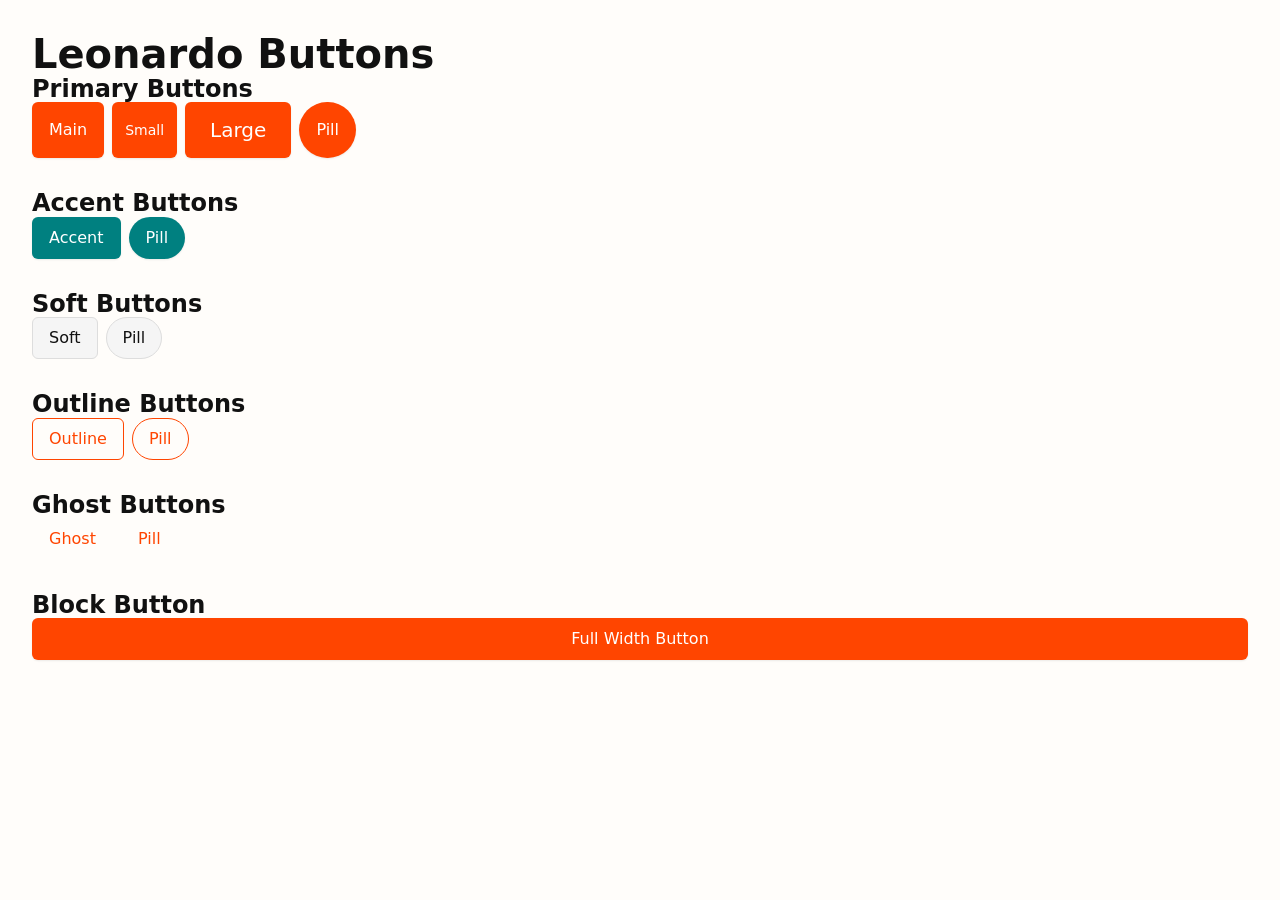
<file: buttons.html>
<!DOCTYPE html>
<html lang="en">

<head>
  <meta charset="UTF-8">
  <meta name="viewport" content="width=device-width, initial-scale=1.0">
  <title>Leonardo Buttons</title>
  <link rel="icon" href="./images/TheFavicon.png">
  <link rel="stylesheet" href="core/reset.css">
  <link rel="stylesheet" href="core/tokens.css">
  <link rel="stylesheet" href="core/base.css">
  <link rel="stylesheet" href="utilities/spacing.css">
  <link rel="stylesheet" href="utilities/layout.css">
  <link rel="stylesheet" href="utilities/typography-utils.css">
  <link rel="stylesheet" href="components/buttons.css">
</head>

<body class="bg-page p-6">

  <h1 class="text-main text-3xl font-display mb-6">Leonardo Buttons</h1>

  <div class="stack-lg">

    <!-- Main -->
    <section>
      <h2 class="text-strong text-xl mb-2">Primary Buttons</h2>
      <div class="cluster">
        <button class="btn btn-main">Main</button>
        <button class="btn btn-main btn-sm">Small</button>
        <button class="btn btn-main btn-lg">Large</button>
        <button class="btn btn-main btn-pill">Pill</button>
      </div>
    </section>

    <!-- Accent -->
    <section>
      <h2 class="text-strong text-xl mb-2">Accent Buttons</h2>
      <div class="cluster">
        <button class="btn btn-accent">Accent</button>
        <button class="btn btn-accent btn-pill">Pill</button>
      </div>
    </section>

    <!-- Soft -->
    <section>
      <h2 class="text-strong text-xl mb-2">Soft Buttons</h2>
      <div class="cluster">
        <button class="btn btn-soft">Soft</button>
        <button class="btn btn-soft btn-pill">Pill</button>
      </div>
    </section>

    <!-- Outline -->
    <section>
      <h2 class="text-strong text-xl mb-2">Outline Buttons</h2>
      <div class="cluster">
        <button class="btn btn-outline">Outline</button>
        <button class="btn btn-outline btn-pill">Pill</button>
      </div>
    </section>

    <!-- Ghost -->
    <section>
      <h2 class="text-strong text-xl mb-2">Ghost Buttons</h2>
      <div class="cluster">
        <button class="btn btn-ghost">Ghost</button>
        <button class="btn btn-ghost btn-pill">Pill</button>
      </div>
    </section>

    <!-- Block -->
    <section>
      <h2 class="text-strong text-xl mb-2">Block Button</h2>
      <button class="btn btn-main btn-block">Full Width Button</button>
    </section>

  </div>

</body>

</html>
</file>
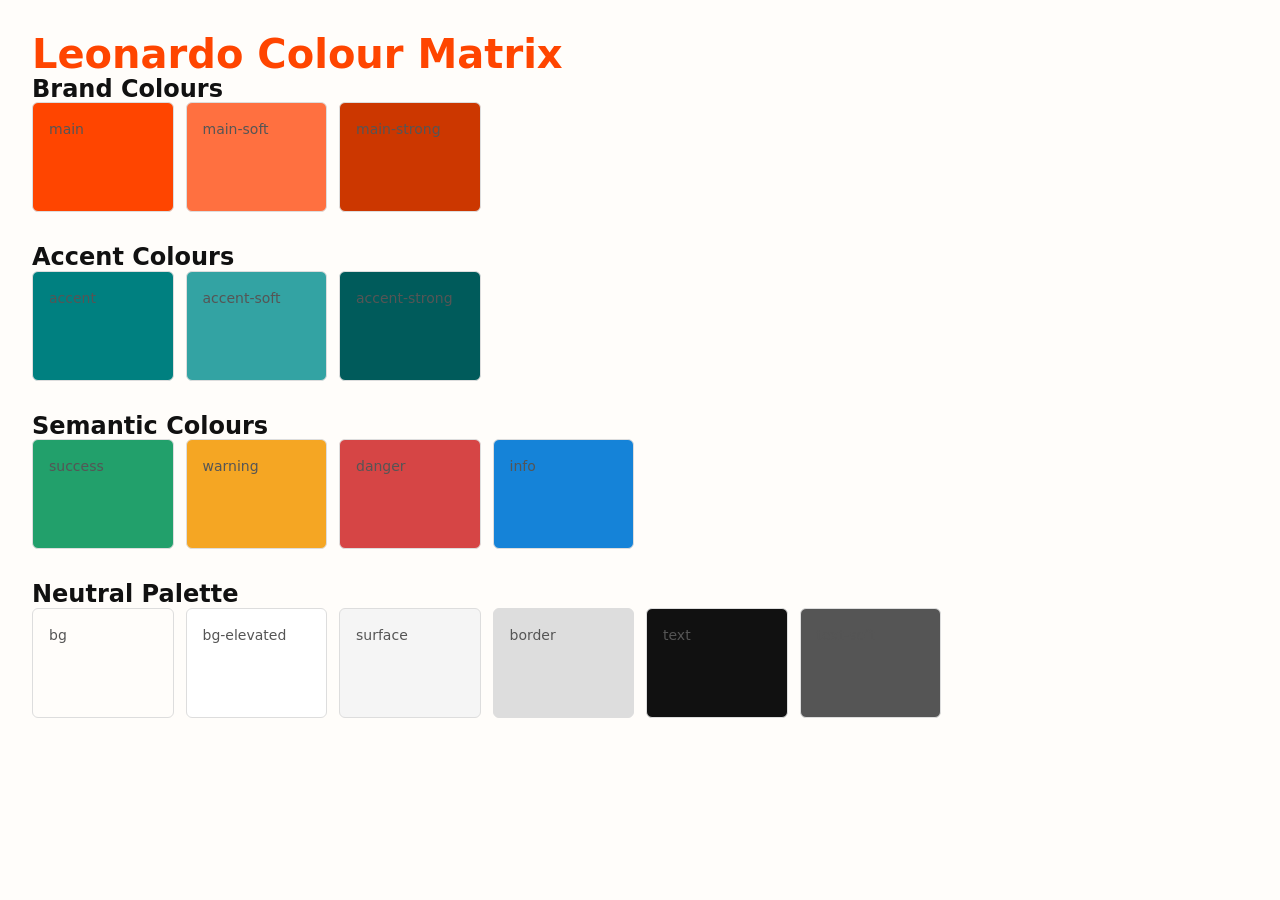
<file: colour-matrix.html>
<!DOCTYPE html>
<html lang="en">

<head>
  <meta charset="UTF-8">
  <meta name="viewport" content="width=device-width, initial-scale=1.0">
  <title>Leonardo Colour Matrix</title>
  <link rel="icon" href="./images/TheFavicon.png">      
  <link rel="stylesheet" href="core/reset.css">
  <link rel="stylesheet" href="core/tokens.css">
  <link rel="stylesheet" href="core/base.css">
  <link rel="stylesheet" href="utilities/layout.css">
  <link rel="stylesheet" href="utilities/spacing.css">
  <link rel="stylesheet" href="utilities/colours.css">
  <link rel="stylesheet" href="utilities/typography-utils.css">

  <style>
    .swatch-grid {
      display: grid;
      grid-template-columns: repeat(auto-fill, minmax(140px, 1fr));
      gap: var(--leo-space-3);
    }

    .swatch {
      padding: var(--leo-space-4);
      border-radius: var(--leo-radius-md);
      border: 1px solid var(--leo-colour-border);
      display: flex;
      flex-direction: column;
      justify-content: space-between;
      height: 110px;
    }

    .swatch-label {
      font-size: var(--leo-font-size-sm);
      color: var(--leo-colour-text-soft);
    }
  </style>
</head>

<body class="bg-page p-6">

  <h1 class="text-main text-3xl font-display mb-6">Leonardo Colour Matrix</h1>

  <div class="stack-lg">

    <!-- Brand Colours -->
    <section>
      <h2 class="text-strong text-xl mb-3">Brand Colours</h2>
      <div class="swatch-grid">

        <div class="swatch" style="background: var(--leo-colour-main);">
          <span class="swatch-label">main</span>
        </div>

        <div class="swatch" style="background: var(--leo-colour-main-soft);">
          <span class="swatch-label">main-soft</span>
        </div>

        <div class="swatch" style="background: var(--leo-colour-main-strong);">
          <span class="swatch-label">main-strong</span>
        </div>

      </div>
    </section>

    <!-- Accent Colours -->
    <section>
      <h2 class="text-strong text-xl mb-3">Accent Colours</h2>
      <div class="swatch-grid">

        <div class="swatch" style="background: var(--leo-colour-accent);">
          <span class="swatch-label">accent</span>
        </div>

        <div class="swatch" style="background: var(--leo-colour-accent-soft);">
          <span class="swatch-label">accent-soft</span>
        </div>

        <div class="swatch" style="background: var(--leo-colour-accent-strong);">
          <span class="swatch-label">accent-strong</span>
        </div>

      </div>
    </section>

    <!-- Semantic Colours -->
    <section>
      <h2 class="text-strong text-xl mb-3">Semantic Colours</h2>
      <div class="swatch-grid">

        <div class="swatch" style="background: var(--leo-colour-success);">
          <span class="swatch-label">success</span>
        </div>

        <div class="swatch" style="background: var(--leo-colour-warning);">
          <span class="swatch-label">warning</span>
        </div>

        <div class="swatch" style="background: var(--leo-colour-danger);">
          <span class="swatch-label">danger</span>
        </div>

        <div class="swatch" style="background: var(--leo-colour-info);">
          <span class="swatch-label">info</span>
        </div>

      </div>
    </section>

    <!-- Neutral Palette -->
    <section>
      <h2 class="text-strong text-xl mb-3">Neutral Palette</h2>
      <div class="swatch-grid">

        <div class="swatch" style="background: var(--leo-colour-bg);">
          <span class="swatch-label">bg</span>
        </div>

        <div class="swatch" style="background: var(--leo-colour-bg-elevated);">
          <span class="swatch-label">bg-elevated</span>
        </div>

        <div class="swatch" style="background: var(--leo-colour-surface);">
          <span class="swatch-label">surface</span>
        </div>

        <div class="swatch" style="background: var(--leo-colour-border);">
          <span class="swatch-label">border</span>
        </div>

        <div class="swatch" style="background: var(--leo-colour-text); color: white;">
          <span class="swatch-label">text</span>
        </div>

        <div class="swatch" style="background: var(--leo-colour-text-soft); color: white;">
          <span class="swatch-label">text-soft</span>
        </div>

      </div>
    </section>

  </div>

</body>

</html>
</file>
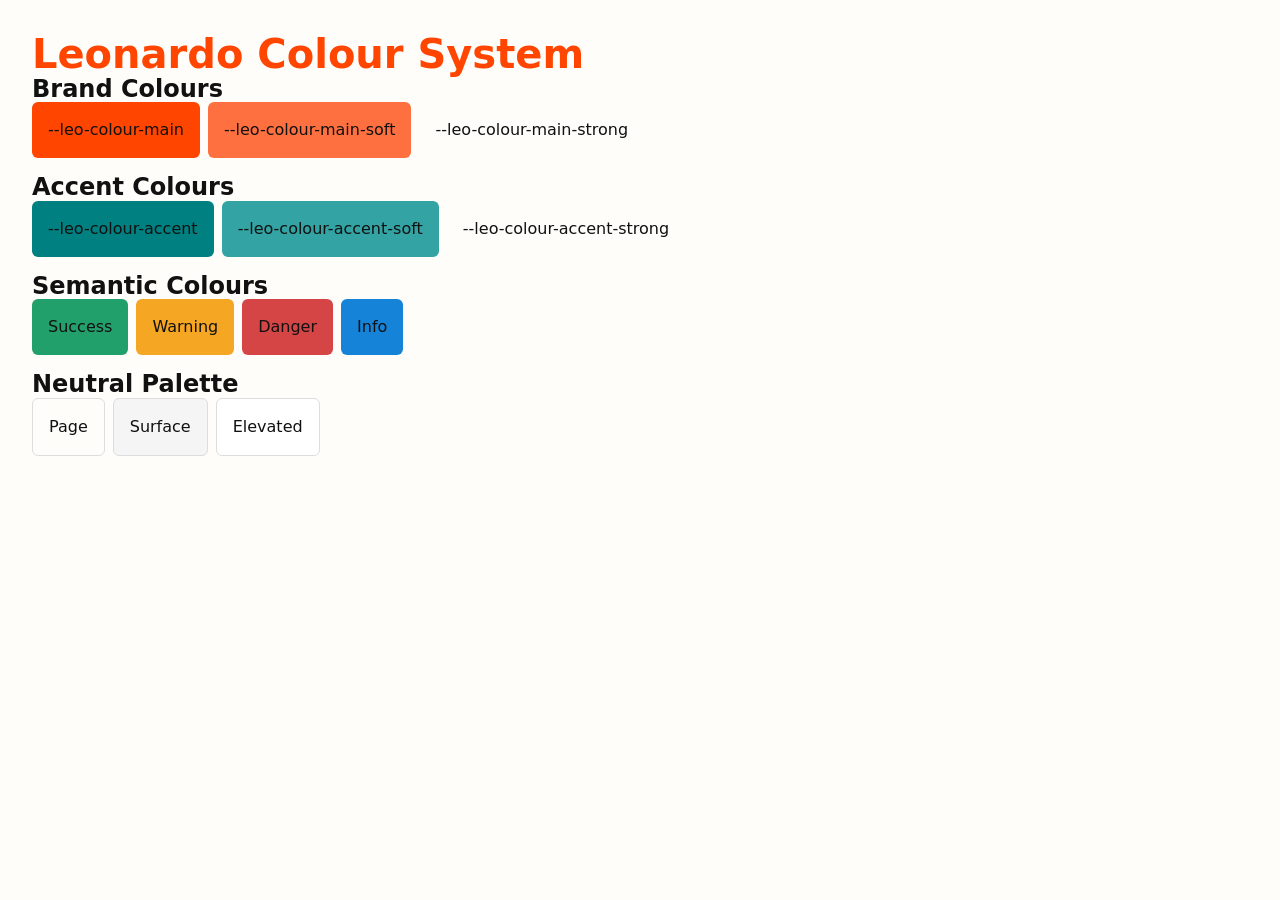
<file: colours.html>
<!DOCTYPE html>
<html lang="en">

<head>
  <meta charset="UTF-8">
  <meta name="viewport" content="width=device-width, initial-scale=1.0">
  <title>Leonardo Colours</title>
  <link rel="icon" href="./images/TheFavicon.png">
  <link rel="stylesheet" href="core/reset.css">
  <link rel="stylesheet" href="core/tokens.css">
  <link rel="stylesheet" href="core/base.css">
  <link rel="stylesheet" href="utilities/colours.css">
  <link rel="stylesheet" href="utilities/spacing.css">
  <link rel="stylesheet" href="utilities/layout.css">
  <link rel="stylesheet" href="utilities/typography-utils.css">
</head>

<body class="bg-page p-6">

  <h1 class="text-main text-3xl font-display mb-4">Leonardo Colour System</h1>

  <div class="stack-md">

    <!-- Brand Colours -->
    <section>
      <h2 class="text-strong text-xl mb-2">Brand Colours</h2>
      <div class="cluster">
        <div class="p-4 bg-main text-elevated" style="border-radius: var(--leo-radius-md);">--leo-colour-main</div>
        <div class="p-4 bg-main-soft" style="border-radius: var(--leo-radius-md);">--leo-colour-main-soft</div>
        <div class="p-4 bg-main-strong" style="border-radius: var(--leo-radius-md);">--leo-colour-main-strong</div>
      </div>
    </section>

    <!-- Accent Colours -->
    <section>
      <h2 class="text-strong text-xl mb-2">Accent Colours</h2>
      <div class="cluster">
        <div class="p-4 bg-accent" style="border-radius: var(--leo-radius-md);">--leo-colour-accent</div>
        <div class="p-4 bg-accent-soft" style="border-radius: var(--leo-radius-md);">--leo-colour-accent-soft</div>
        <div class="p-4 bg-accent-strong" style="border-radius: var(--leo-radius-md);">--leo-colour-accent-strong</div>
      </div>
    </section>

    <!-- Semantic Colours -->
    <section>
      <h2 class="text-strong text-xl mb-2">Semantic Colours</h2>
      <div class="cluster">
        <div class="p-4 text-elevated"
          style="background: var(--leo-colour-success); border-radius: var(--leo-radius-md);">Success</div>
        <div class="p-4 text-elevated"
          style="background: var(--leo-colour-warning); border-radius: var(--leo-radius-md);">Warning</div>
        <div class="p-4 text-elevated"
          style="background: var(--leo-colour-danger); border-radius: var(--leo-radius-md);">Danger</div>
        <div class="p-4 text-elevated" style="background: var(--leo-colour-info); border-radius: var(--leo-radius-md);">
          Info</div>
      </div>
    </section>

    <!-- Neutral Colours -->
    <section>
      <h2 class="text-strong text-xl mb-2">Neutral Palette</h2>
      <div class="cluster">
        <div class="p-4 bg-page border" style="border-radius: var(--leo-radius-md);">Page</div>
        <div class="p-4 bg-surface border" style="border-radius: var(--leo-radius-md);">Surface</div>
        <div class="p-4 bg-elevated border" style="border-radius: var(--leo-radius-md);">Elevated</div>
      </div>
    </section>

  </div>

</body>

</html>
</file>
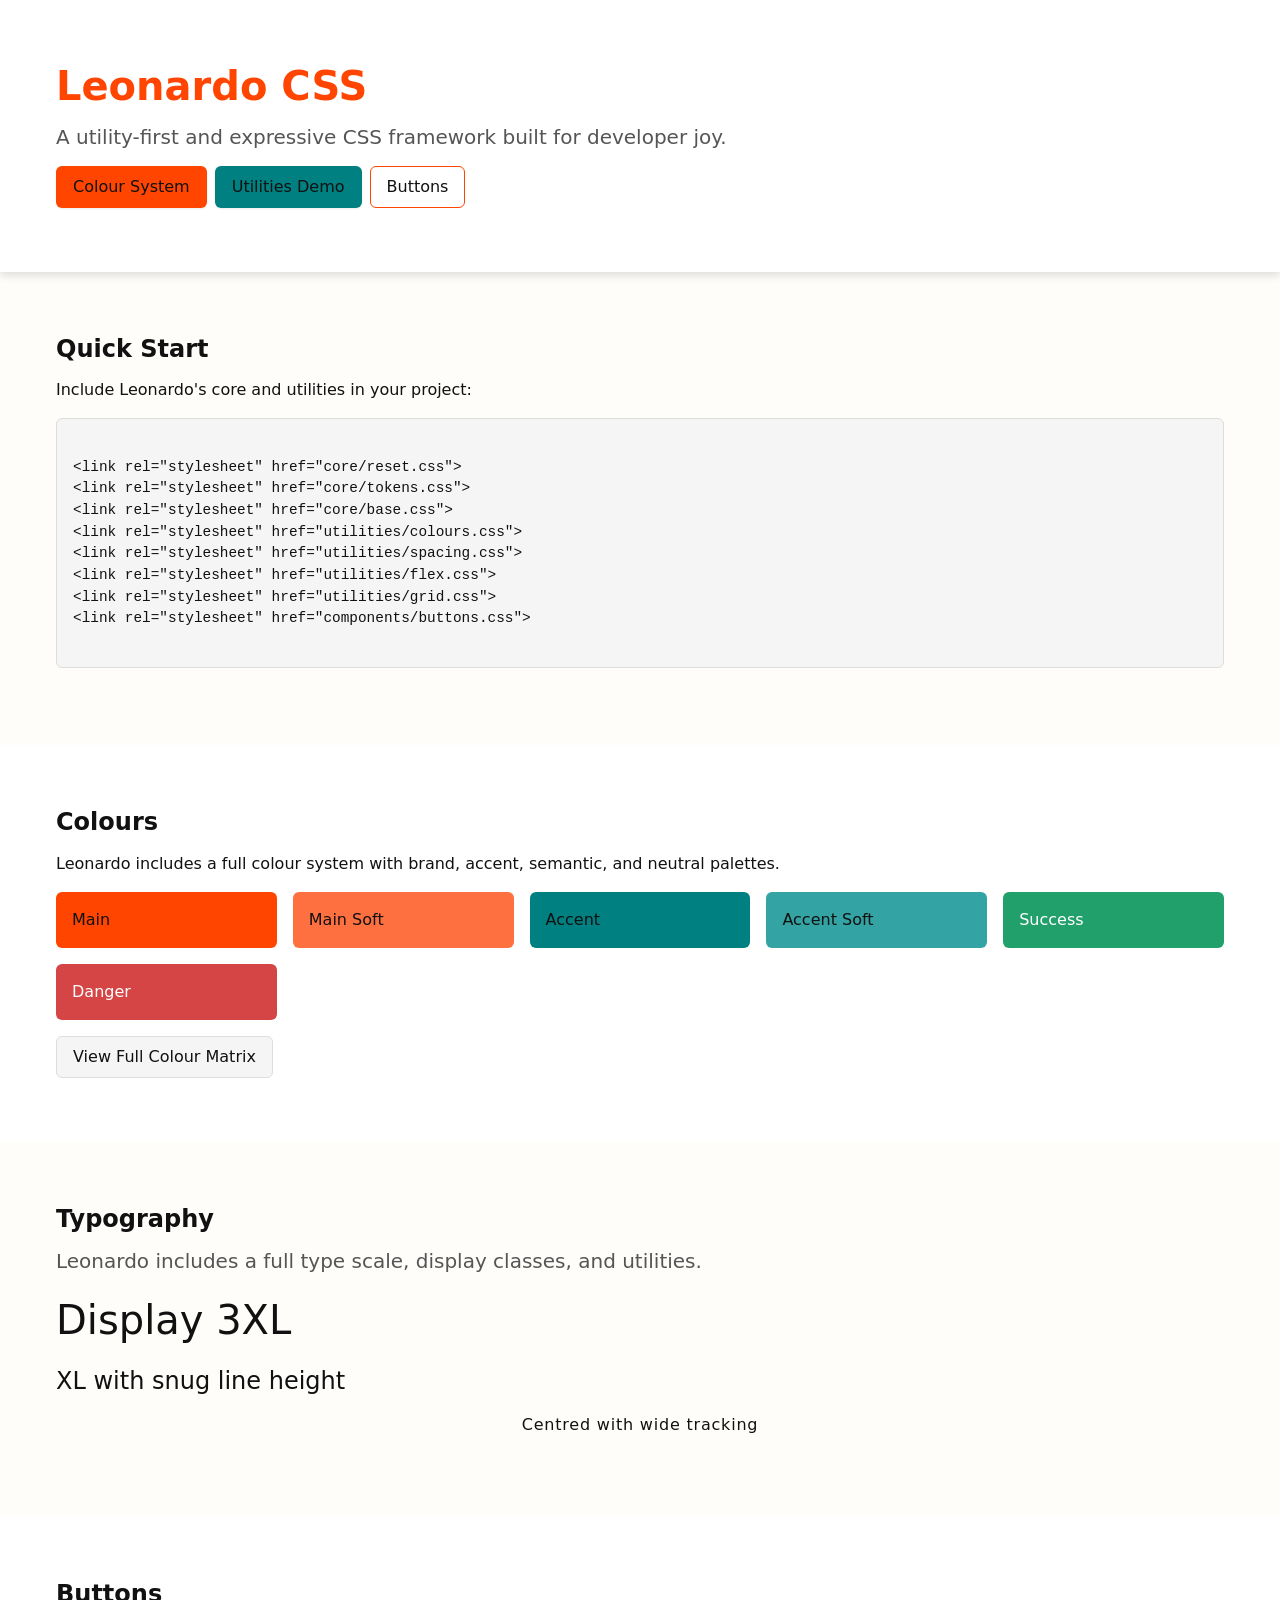
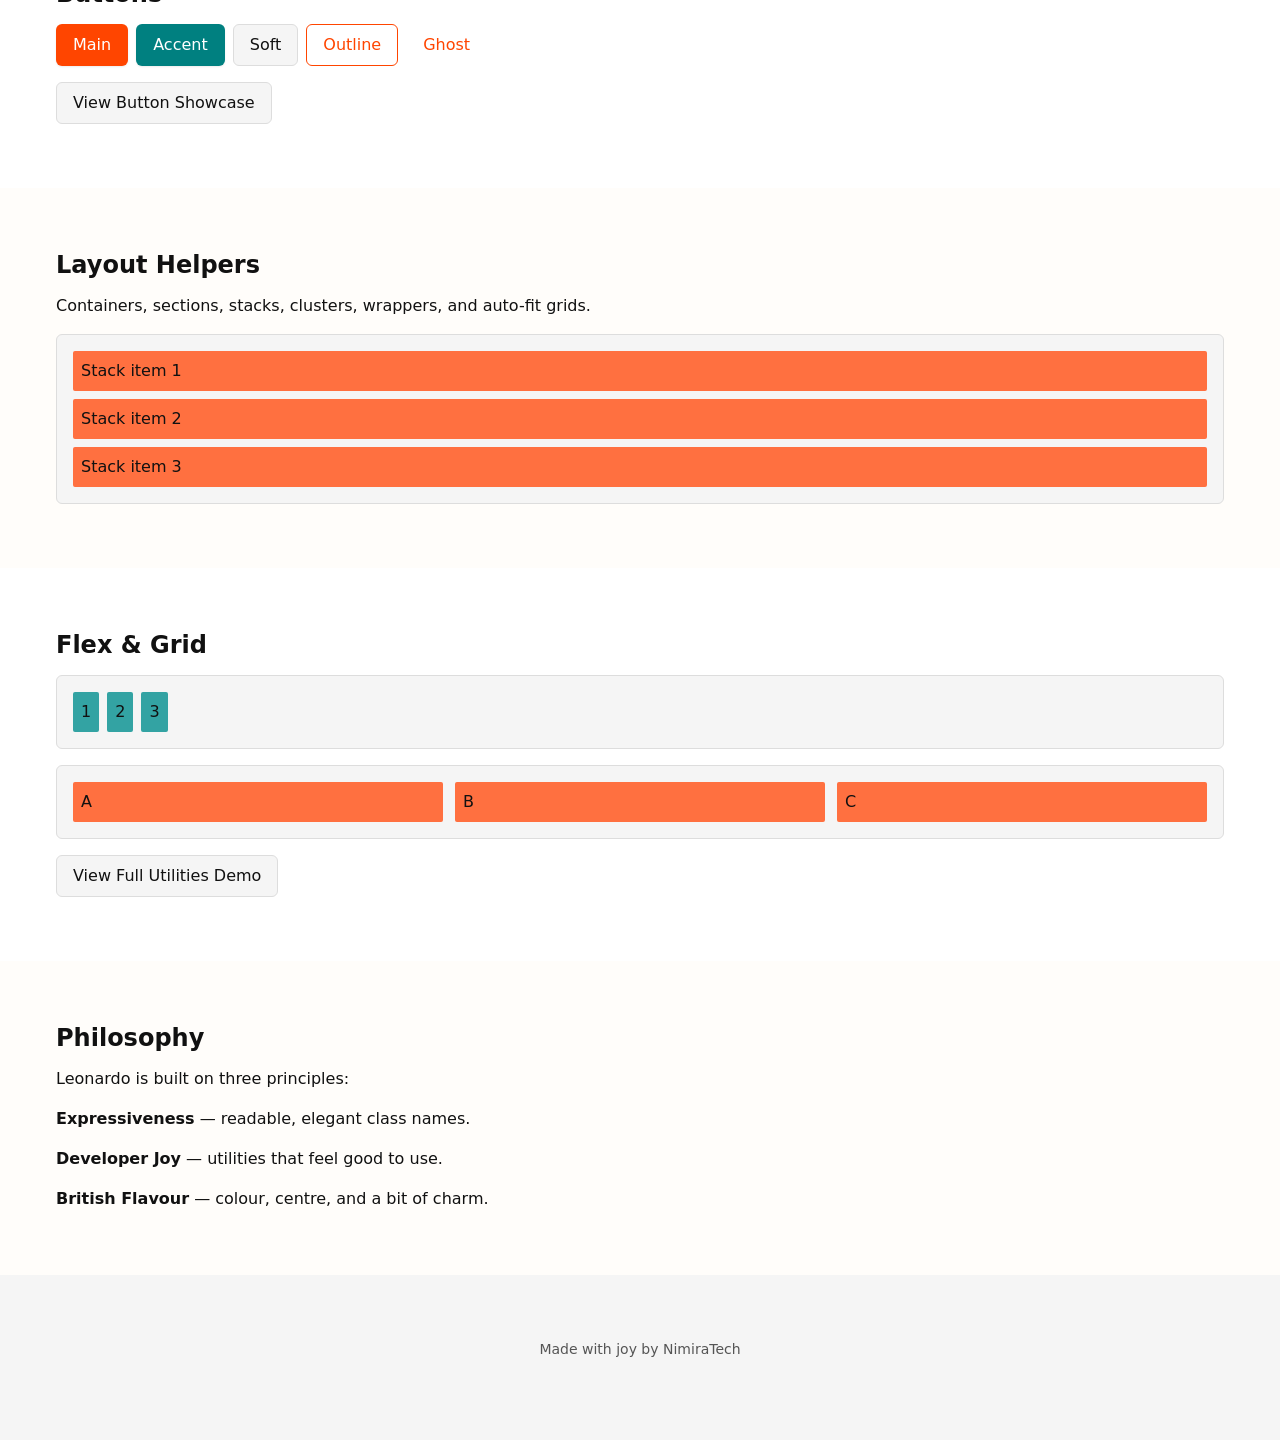
<file: docs.html>
<!DOCTYPE html>
<html lang="en">

<head>
  <meta charset="UTF-8">
  <meta name="viewport" content="width=device-width, initial-scale=1.0">
  <title>Leonardo CSS Framework</title>
  <link rel="icon" href="./images/TheFavicon.png">
  <!-- Core -->
  <link rel="stylesheet" href="core/reset.css">
  <link rel="stylesheet" href="core/tokens.css">
  <link rel="stylesheet" href="core/base.css">
  <link rel="stylesheet" href="core/typography.css">
  <!-- Utilities -->
  <link rel="stylesheet" href="utilities/colours.css">
  <link rel="stylesheet" href="utilities/spacing.css">
  <link rel="stylesheet" href="utilities/layout.css">
  <link rel="stylesheet" href="utilities/layout-helpers.css">
  <link rel="stylesheet" href="utilities/flex.css">
  <link rel="stylesheet" href="utilities/grid.css">
  <link rel="stylesheet" href="utilities/typography-utils.css">
  <link rel="stylesheet" href="utilities/effects.css">
  <!-- Components -->
  <link rel="stylesheet" href="components/buttons.css">
</head>

<body class="bg-page">

  <!-- HERO -->
  <header class="section bg-elevated shadow-md">
    <div class="container stack-md">
      <h1 class="font-display text-main text-3xl">Leonardo CSS</h1>
      <p class="lead">
        A utility-first and expressive CSS framework built for developer joy.
      </p>
      <div class="cluster">
        <a href="colours.html" class="btn btn-main">Colour System</a>
        <a href="utilities-demo.html" class="btn btn-accent">Utilities Demo</a>
        <a href="buttons.html" class="btn btn-outline">Buttons</a>
      </div>
    </div>
  </header>

  <!-- QUICK START -->
  <section class="section">
    <div class="container flow">
      <h2 class="text-strong text-xl">Quick Start</h2>
      <p>Include Leonardo's core and utilities in your project:</p>

      <pre class="bg-surface p-4 radius-md border"><code>
&lt;link rel="stylesheet" href="core/reset.css"&gt;
&lt;link rel="stylesheet" href="core/tokens.css"&gt;
&lt;link rel="stylesheet" href="core/base.css"&gt;
&lt;link rel="stylesheet" href="utilities/colours.css"&gt;
&lt;link rel="stylesheet" href="utilities/spacing.css"&gt;
&lt;link rel="stylesheet" href="utilities/flex.css"&gt;
&lt;link rel="stylesheet" href="utilities/grid.css"&gt;
&lt;link rel="stylesheet" href="components/buttons.css"&gt;
      </code></pre>
    </div>
  </section>

  <!-- COLOURS -->
  <section class="section bg-elevated">
    <div class="container flow">
      <h2 class="text-strong text-xl">Colours</h2>
      <p>Leonardo includes a full colour system with brand, accent, semantic, and neutral palettes.</p>

      <div class="grid-auto-md">
        <div class="p-4 bg-main radius-md text-elevated">Main</div>
        <div class="p-4 bg-main-soft radius-md">Main Soft</div>
        <div class="p-4 bg-accent radius-md text-elevated">Accent</div>
        <div class="p-4 bg-accent-soft radius-md">Accent Soft</div>
        <div class="p-4"
          style="background: var(--leo-colour-success); border-radius: var(--leo-radius-md); color: white;">Success
        </div>
        <div class="p-4"
          style="background: var(--leo-colour-danger); border-radius: var(--leo-radius-md); color: white;">Danger</div>
      </div>

      <a href="colours.html" class="btn btn-soft">View Full Colour Matrix</a>
    </div>
  </section>

  <!-- TYPOGRAPHY -->
  <section class="section">
    <div class="container flow">
      <h2 class="text-strong text-xl">Typography</h2>
      <p class="lead">Leonardo includes a full type scale, display classes, and utilities.</p>

      <p class="text-3xl font-display">Display 3XL</p>
      <p class="text-xl leading-snug">XL with snug line height</p>
      <p class="text-centre tracking-wide">Centred with wide tracking</p>
    </div>
  </section>

  <!-- BUTTONS -->
  <section class="section bg-elevated">
    <div class="container flow">
      <h2 class="text-strong text-xl">Buttons</h2>
      <div class="cluster">
        <button class="btn btn-main">Main</button>
        <button class="btn btn-accent">Accent</button>
        <button class="btn btn-soft">Soft</button>
        <button class="btn btn-outline">Outline</button>
        <button class="btn btn-ghost">Ghost</button>
      </div>

      <a href="buttons.html" class="btn btn-soft">View Button Showcase</a>
    </div>
  </section>

  <!-- LAYOUT HELPERS -->
  <section class="section">
    <div class="container flow">
      <h2 class="text-strong text-xl">Layout Helpers</h2>
      <p>Containers, sections, stacks, clusters, wrappers, and auto-fit grids.</p>

      <div class="stack-sm bg-surface p-4 radius-md border">
        <div class="bg-main-soft p-2 radius-sm">Stack item 1</div>
        <div class="bg-main-soft p-2 radius-sm">Stack item 2</div>
        <div class="bg-main-soft p-2 radius-sm">Stack item 3</div>
      </div>
    </div>
  </section>

  <!-- FLEX + GRID -->
  <section class="section bg-elevated">
    <div class="container flow">
      <h2 class="text-strong text-xl">Flex & Grid</h2>

      <div class="flex gap-2 bg-surface p-4 radius-md border">
        <div class="bg-accent-soft p-2 radius-sm">1</div>
        <div class="bg-accent-soft p-2 radius-sm">2</div>
        <div class="bg-accent-soft p-2 radius-sm">3</div>
      </div>

      <div class="grid-cols-3 grid-gap-3 grid bg-surface p-4 radius-md border">
        <div class="bg-main-soft p-2 radius-sm">A</div>
        <div class="bg-main-soft p-2 radius-sm">B</div>
        <div class="bg-main-soft p-2 radius-sm">C</div>
      </div>

      <a href="utilities-demo.html" class="btn btn-soft">View Full Utilities Demo</a>
    </div>
  </section>

  <!-- PHILOSOPHY -->
  <section class="section">
    <div class="container flow">
      <h2 class="text-strong text-xl">Philosophy</h2>
      <p>
        Leonardo is built on three principles:
      </p>
      <ul class="flow">
        <li><strong>Expressiveness</strong> — readable, elegant class names.</li>
        <li><strong>Developer Joy</strong> — utilities that feel good to use.</li>
        <li><strong>British Flavour</strong> — colour, centre, and a bit of charm.</li>
      </ul>
    </div>
  </section>

  <!-- FOOTER -->
  <footer class="section bg-surface border-top">
    <div class="container text-centre">
      <p class="text-soft small">Made with joy by NimiraTech</p>
    </div>
  </footer>

</body>

</html>
</file>
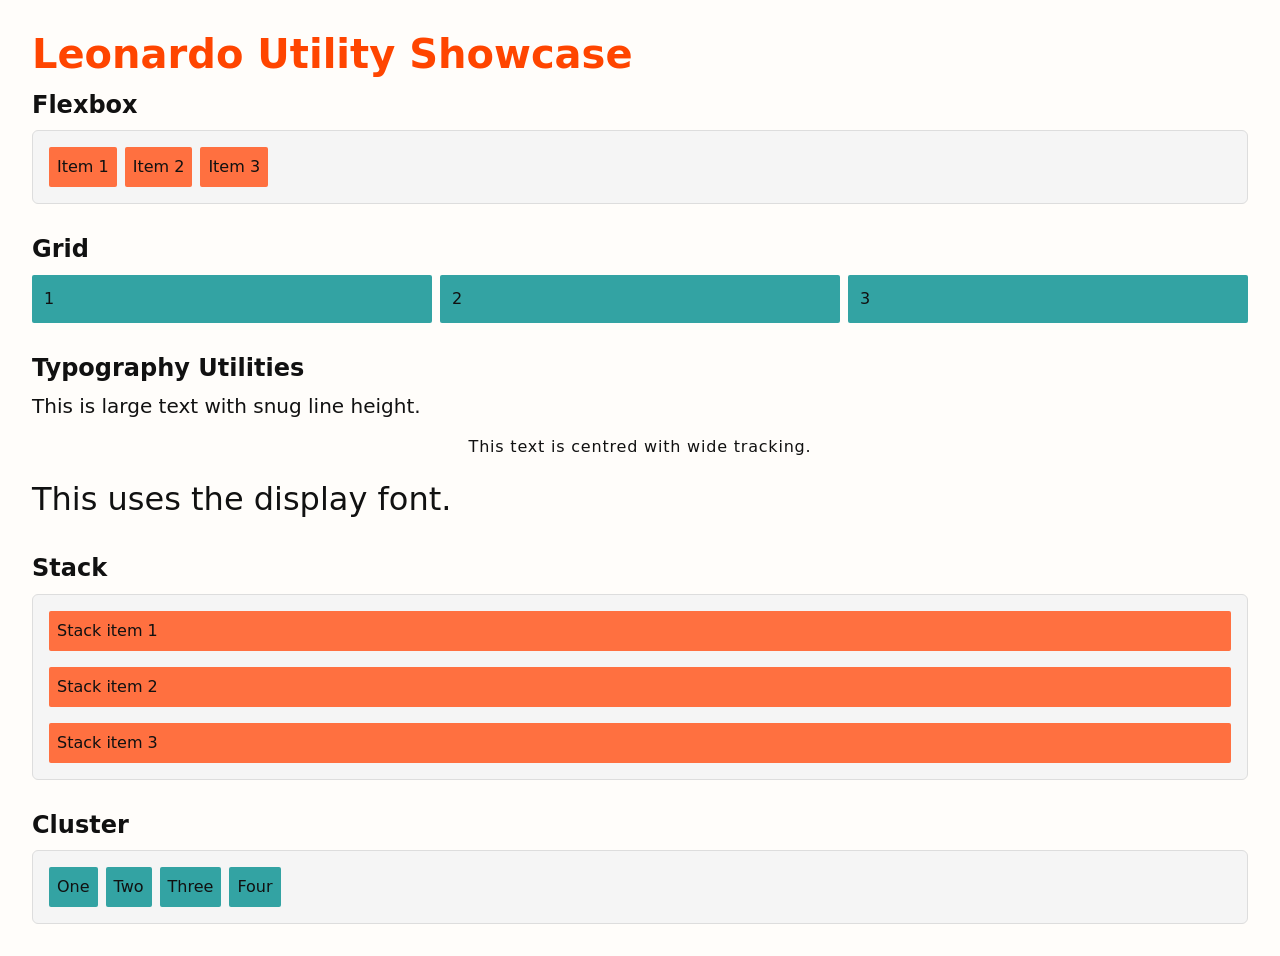
<file: utilities-demo.html>
<!DOCTYPE html>
<html lang="en">

<head>
  <meta charset="UTF-8">
  <meta name="viewport" content="width=device-width, initial-scale=1.0">
  <title>Leonardo Utility Demo</title>
  <link rel="icon" href="./images/TheFavicon.png">
  <link rel="stylesheet" href="core/reset.css">
  <link rel="stylesheet" href="core/tokens.css">
  <link rel="stylesheet" href="core/base.css">
  <link rel="stylesheet" href="core/typography.css">
  <link rel="stylesheet" href="utilities/layout.css">
  <link rel="stylesheet" href="utilities/spacing.css">
  <link rel="stylesheet" href="utilities/flex.css">
  <link rel="stylesheet" href="utilities/grid.css">
  <link rel="stylesheet" href="utilities/colours.css">
  <link rel="stylesheet" href="utilities/typography-utils.css">
</head>

<body class="bg-page p-6">

  <h1 class="text-main text-3xl font-display mb-6">Leonardo Utility Showcase</h1>

  <div class="stack-lg">

    <!-- Flexbox -->
    <section>
      <h2 class="text-strong text-xl mb-2">Flexbox</h2>
      <div class="flex gap-2 bg-surface p-4 border" style="border-radius: var(--leo-radius-md);">
        <div class="bg-main-soft p-2" style="border-radius: var(--leo-radius-sm);">Item 1</div>
        <div class="bg-main-soft p-2" style="border-radius: var(--leo-radius-sm);">Item 2</div>
        <div class="bg-main-soft p-2" style="border-radius: var(--leo-radius-sm);">Item 3</div>
      </div>
    </section>

    <!-- Grid -->
    <section>
      <h2 class="text-strong text-xl mb-2">Grid</h2>
      <div class="grid" style="grid-template-columns: repeat(3, 1fr); gap: var(--leo-space-2);">
        <div class="bg-accent-soft p-3" style="border-radius: var(--leo-radius-sm);">1</div>
        <div class="bg-accent-soft p-3" style="border-radius: var(--leo-radius-sm);">2</div>
        <div class="bg-accent-soft p-3" style="border-radius: var(--leo-radius-sm);">3</div>
      </div>
    </section>

    <!-- Typography Utilities -->
    <section>
      <h2 class="text-strong text-xl mb-2">Typography Utilities</h2>
      <p class="text-lg leading-snug">This is large text with snug line height.</p>
      <p class="text-centre tracking-wide">This text is centred with wide tracking.</p>
      <p class="font-display text-2xl">This uses the display font.</p>
    </section>

    <!-- Stack -->
    <section>
      <h2 class="text-strong text-xl mb-2">Stack</h2>
      <div class="stack-md bg-surface p-4 border" style="border-radius: var(--leo-radius-md);">
        <div class="bg-main-soft p-2" style="border-radius: var(--leo-radius-sm);">Stack item 1</div>
        <div class="bg-main-soft p-2" style="border-radius: var(--leo-radius-sm);">Stack item 2</div>
        <div class="bg-main-soft p-2" style="border-radius: var(--leo-radius-sm);">Stack item 3</div>
      </div>
    </section>

    <!-- Cluster -->
    <section>
      <h2 class="text-strong text-xl mb-2">Cluster</h2>
      <div class="cluster bg-surface p-4 border" style="border-radius: var(--leo-radius-md);">
        <div class="bg-accent-soft p-2" style="border-radius: var(--leo-radius-sm);">One</div>
        <div class="bg-accent-soft p-2" style="border-radius: var(--leo-radius-sm);">Two</div>
        <div class="bg-accent-soft p-2" style="border-radius: var(--leo-radius-sm);">Three</div>
        <div class="bg-accent-soft p-2" style="border-radius: var(--leo-radius-sm);">Four</div>
      </div>
    </section>

  </div>

</body>

</html>
</file>
<file: core/tokens.css>
:root {
  /* Brand colours */
  --leo-colour-main: #ff4500;
  --leo-colour-main-soft: #ff7040;
  --leo-colour-main-strong: #cc3700;

  --leo-colour-accent: #008080;
  --leo-colour-accent-soft: #33a3a3;
  --leo-colour-accent-strong: #005b5b;

  /* Neutral scale */
  --leo-colour-bg: #fffdfa;
  --leo-colour-bg-elevated: #ffffff;
  --leo-colour-surface: #f5f5f5;

  --leo-colour-text: #111111;
  --leo-colour-text-soft: #555555;
  --leo-colour-border: #dddddd;

  /* Semantic states */
  --leo-colour-success: #22a06b;
  --leo-colour-warning: #f5a623;
  --leo-colour-danger: #d64545;
  --leo-colour-info: #1583d8;

  /* Spacing scale (4-based) */
  --leo-space-0: 0;
  --leo-space-1: 0.25rem;
  --leo-space-2: 0.5rem;
  --leo-space-3: 0.75rem;
  --leo-space-4: 1rem;
  --leo-space-5: 1.5rem;
  --leo-space-6: 2rem;
  --leo-space-7: 3rem;
  --leo-space-8: 4rem;

  /* Radius */
  --leo-radius-none: 0;
  --leo-radius-sm: 0.125rem;
  --leo-radius-md: 0.375rem;
  --leo-radius-lg: 0.75rem;
  --leo-radius-full: 9999px;

  /* Shadows */
  --leo-shadow-sm: 0 1px 2px rgba(0, 0, 0, 0.08);
  --leo-shadow-md: 0 4px 8px rgba(0, 0, 0, 0.12);
  --leo-shadow-lg: 0 10px 25px rgba(0, 0, 0, 0.18);

  /* Typography scale */
  --leo-font-sans: system-ui, -apple-system, BlinkMacSystemFont, "Segoe UI", sans-serif;
  --leo-font-display: "Lobster", system-ui, -apple-system, BlinkMacSystemFont, "Segoe UI", sans-serif;

  --leo-font-size-xs: 0.75rem;
  --leo-font-size-sm: 0.875rem;
  --leo-font-size-md: 1rem;
  --leo-font-size-lg: 1.25rem;
  --leo-font-size-xl: 1.5rem;
  --leo-font-size-2xl: 2rem;
  --leo-font-size-3xl: 2.5rem;

  --leo-line-tight: 1.1;
  --leo-line-snug: 1.3;
  --leo-line-normal: 1.5;

  /* Transitions */
  --leo-transition-fast: 120ms ease-out;
  --leo-transition-normal: 180ms ease-out;
  --leo-transition-slow: 250ms ease;

  /* Breakpoints (for future @media helpers) */
  --leo-breakpoint-sm: 480px;
  --leo-breakpoint-md: 768px;
  --leo-breakpoint-lg: 1024px;
  --leo-breakpoint-xl: 1280px;
}
</file>
<file: core/base.css>
/* -----------------------------------------
   Leonardo Base v1
   Subtle global defaults built on tokens
------------------------------------------ */

/* 1. Root defaults */
html {
  font-size: 100%;
  /* 16px default */
  scroll-behavior: smooth;
}

/* 2. Body defaults */
body {
  background-color: var(--leo-colour-bg);
  color: var(--leo-colour-text);
  font-family: var(--leo-font-sans);
  line-height: var(--leo-line-normal);
}

/* 3. Headings */
h1,
h2,
h3,
h4,
h5,
h6 {
  font-family: var(--leo-font-sans);
  font-weight: 600;
  color: var(--leo-colour-text);
  line-height: var(--leo-line-tight);
}

/* 4. Links */
a {
  color: var(--leo-colour-main);
  text-decoration: none;
  transition: color var(--leo-transition-fast);
}

a:hover {
  color: var(--leo-colour-main-strong);
}

/* 5. Code elements */
code {
  font-family: "Fira Code", "Courier New", monospace;
  background: var(--leo-colour-surface);
  padding: 0.15em 0.35em;
  border-radius: var(--leo-radius-sm);
  font-size: 0.9em;
}

/* 6. Horizontal rule */
hr {
  border: none;
  border-top: 1px solid var(--leo-colour-border);
  margin: var(--leo-space-4) 0;
}

/* 7. Buttons inherit font + pointer */
button {
  font-family: inherit;
  cursor: pointer;
}

/* 8. Images */
img {
  border-radius: var(--leo-radius-sm);
}

/* 9. Strong/emphasis */
strong {
  font-weight: 600;
}

em {
  font-style: italic;
}
</file>
<file: utilities/spacing.css>
/* Margin (m-*) */
.m-0 {
  margin: var(--leo-space-0);
}

.m-1 {
  margin: var(--leo-space-1);
}

.m-2 {
  margin: var(--leo-space-2);
}

.m-3 {
  margin: var(--leo-space-3);
}

.m-4 {
  margin: var(--leo-space-4);
}

.m-5 {
  margin: var(--leo-space-5);
}

.m-6 {
  margin: var(--leo-space-6);
}

.mt-1 {
  margin-top: var(--leo-space-1);
}

.mb-1 {
  margin-bottom: var(--leo-space-1);
}

.ml-1 {
  margin-left: var(--leo-space-1);
}

.mr-1 {
  margin-right: var(--leo-space-1);
}

/* Padding (p-*) */
.p-0 {
  padding: var(--leo-space-0);
}

.p-1 {
  padding: var(--leo-space-1);
}

.p-2 {
  padding: var(--leo-space-2);
}

.p-3 {
  padding: var(--leo-space-3);
}

.p-4 {
  padding: var(--leo-space-4);
}

.p-5 {
  padding: var(--leo-space-5);
}

.p-6 {
  padding: var(--leo-space-6);
}

/* Expressive helpers */
.stack-sm>*+* {
  margin-top: var(--leo-space-2);
}

.stack-md>*+* {
  margin-top: var(--leo-space-4);
}

.stack-lg>*+* {
  margin-top: var(--leo-space-6);
}

.inline-gap-sm>*+* {
  margin-left: var(--leo-space-2);
}

.inline-gap-md>*+* {
  margin-left: var(--leo-space-4);
}

.inline-gap-lg>*+* {
  margin-left: var(--leo-space-6);
}
</file>
<file: utilities/layout.css>
.block {
  display: block;
}

.inline {
  display: inline;
}

.inline-block {
  display: inline-block;
}

.flex {
  display: flex;
}

.grid {
  display: grid;
}

.flex-row {
  flex-direction: row;
}

.flex-col {
  flex-direction: column;
}

.items-start {
  align-items: flex-start;
}

.items-centre {
  align-items: center;
}

.items-end {
  align-items: flex-end;
}

.justify-start {
  justify-content: flex-start;
}

.justify-centre {
  justify-content: center;
}

.justify-end {
  justify-content: flex-end;
}

.justify-between {
  justify-content: space-between;
}

.gap-1 {
  gap: var(--leo-space-1);
}

.gap-2 {
  gap: var(--leo-space-2);
}

.gap-3 {
  gap: var(--leo-space-3);
}

.gap-4 {
  gap: var(--leo-space-4);
}

.gap-5 {
  gap: var(--leo-space-5);
}

/* Expressive combos */
.flex-centre {
  display: flex;
  align-items: center;
  justify-content: center;
}

.cluster {
  display: flex;
  flex-wrap: wrap;
  gap: var(--leo-space-2);
}
</file>
<file: utilities/typography-utils.css>
/* -----------------------------------------
   Leonardo Typography Utilities v1
   Utility-first, expressive, token-driven
------------------------------------------ */

/* Font sizes */
.text-xs {
  font-size: var(--leo-font-size-xs);
}

.text-sm {
  font-size: var(--leo-font-size-sm);
}

.text-md {
  font-size: var(--leo-font-size-md);
}

.text-lg {
  font-size: var(--leo-font-size-lg);
}

.text-xl {
  font-size: var(--leo-font-size-xl);
}

.text-2xl {
  font-size: var(--leo-font-size-2xl);
}

.text-3xl {
  font-size: var(--leo-font-size-3xl);
}

/* Line heights */
.leading-tight {
  line-height: var(--leo-line-tight);
}

.leading-snug {
  line-height: var(--leo-line-snug);
}

.leading-normal {
  line-height: var(--leo-line-normal);
}

/* Font families */
.font-sans {
  font-family: var(--leo-font-sans);
}

.font-display {
  font-family: var(--leo-font-display);
}

/* Text alignment */
.text-left {
  text-align: left;
}

.text-centre {
  text-align: center;
}

/* British spelling */
.text-right {
  text-align: right;
}

.text-justify {
  text-align: justify;
}

/* Font weight */
.font-light {
  font-weight: 300;
}

.font-normal {
  font-weight: 400;
}

.font-medium {
  font-weight: 500;
}

.font-semibold {
  font-weight: 600;
}

.font-bold {
  font-weight: 700;
}

/* Text transform */
.uppercase {
  text-transform: uppercase;
}

.lowercase {
  text-transform: lowercase;
}

.capitalise {
  text-transform: capitalize;
}

/* Letter spacing */
.tracking-tight {
  letter-spacing: -0.02em;
}

.tracking-normal {
  letter-spacing: 0;
}

.tracking-wide {
  letter-spacing: 0.05em;
}

/* Text decoration */
.underline {
  text-decoration: underline;
}

.no-underline {
  text-decoration: none;
}

.line-through {
  text-decoration: line-through;
}

/* White-space control */
.nowrap {
  white-space: nowrap;
}

.break-normal {
  overflow-wrap: normal;
}

.break-words {
  overflow-wrap: break-word;
}
</file>
<file: components/buttons.css>
/* -----------------------------------------
   Leonardo Buttons v1 (Revised)
   Expressive, token-driven, link-safe
------------------------------------------ */

/* Base button */
.btn {
  display: inline-flex;
  align-items: center;
  justify-content: center;
  padding: var(--leo-space-2) var(--leo-space-4);
  font-size: var(--leo-font-size-md);
  font-weight: 500;
  border-radius: var(--leo-radius-md);
  cursor: pointer;
  transition: background var(--leo-transition-fast),
    box-shadow var(--leo-transition-fast),
    transform var(--leo-transition-fast),
    color var(--leo-transition-fast);
  text-decoration: none;
  border: 1px solid transparent;
}

/* Prevent global <a> styles from leaking into buttons */
a.btn,
a.btn:hover,
a.btn:active,
a.btn:focus {
  color: inherit;
}

/* -----------------------------------------
   MAIN BUTTON
------------------------------------------ */
.btn-main,
.btn-main:hover,
.btn-main:active,
.btn-main:focus {
  color: var(--leo-colour-bg-elevated);
}

.btn-main {
  background: var(--leo-colour-main);
  box-shadow: var(--leo-shadow-sm);
}

.btn-main:hover {
  background: var(--leo-colour-main-strong);
  box-shadow: var(--leo-shadow-md);
}

.btn-main:active {
  transform: scale(0.97);
}

/* -----------------------------------------
   ACCENT BUTTON
------------------------------------------ */
.btn-accent,
.btn-accent:hover,
.btn-accent:active,
.btn-accent:focus {
  color: var(--leo-colour-bg-elevated);
}

.btn-accent {
  background: var(--leo-colour-accent);
  box-shadow: var(--leo-shadow-sm);
}

.btn-accent:hover {
  background: var(--leo-colour-accent-strong);
  box-shadow: var(--leo-shadow-md);
}

.btn-accent:active {
  transform: scale(0.97);
}

/* -----------------------------------------
   SOFT BUTTON
------------------------------------------ */
.btn-soft,
.btn-soft:hover,
.btn-soft:active,
.btn-soft:focus {
  color: var(--leo-colour-text);
}

.btn-soft {
  background: var(--leo-colour-surface);
  border: 1px solid var(--leo-colour-border);
}

.btn-soft:hover {
  background: var(--leo-colour-bg-elevated);
}

/* -----------------------------------------
   OUTLINE BUTTON
------------------------------------------ */
.btn-outline,
.btn-outline:hover,
.btn-outline:active,
.btn-outline:focus {
  color: var(--leo-colour-main);
}

.btn-outline {
  background: transparent;
  border: 1px solid var(--leo-colour-main);
}

.btn-outline:hover {
  background: var(--leo-colour-main-soft);
  color: var(--leo-colour-bg-elevated);
}

/* -----------------------------------------
   GHOST BUTTON
------------------------------------------ */
.btn-ghost,
.btn-ghost:hover,
.btn-ghost:active,
.btn-ghost:focus {
  color: var(--leo-colour-main);
}

.btn-ghost {
  background: transparent;
}

.btn-ghost:hover {
  background: var(--leo-colour-surface);
}

/* -----------------------------------------
   SHAPES
------------------------------------------ */
.btn-pill {
  border-radius: var(--leo-radius-full);
}

.btn-block {
  width: 100%;
  display: flex;
}

/* -----------------------------------------
   SIZES
------------------------------------------ */
.btn-sm {
  padding: var(--leo-space-1) var(--leo-space-3);
  font-size: var(--leo-font-size-sm);
}

.btn-lg {
  padding: var(--leo-space-3) var(--leo-space-5);
  font-size: var(--leo-font-size-lg);
}
</file>
<file: utilities/colours.css>
/* Text colours */
.text-main {
  color: var(--leo-colour-main);
}

.text-accent {
  color: var(--leo-colour-accent);
}

.text-soft {
  color: var(--leo-colour-text-soft);
}

.text-strong {
  color: var(--leo-colour-text);
}

.text-success {
  color: var(--leo-colour-success);
}

.text-warning {
  color: var(--leo-colour-warning);
}

.text-danger {
  color: var(--leo-colour-danger);
}

.text-info {
  color: var(--leo-colour-info);
}

/* Backgrounds */
.bg-main {
  background-color: var(--leo-colour-main);
}

.bg-main-soft {
  background-color: var(--leo-colour-main-soft);
}

.bg-accent {
  background-color: var(--leo-colour-accent);
}

.bg-accent-soft {
  background-color: var(--leo-colour-accent-soft);
}

.bg-page {
  background-color: var(--leo-colour-bg);
}

.bg-surface {
  background-color: var(--leo-colour-surface);
}

.bg-elevated {
  background-color: var(--leo-colour-bg-elevated);
}

/* Borders */
.border {
  border: 1px solid var(--leo-colour-border);
}

.border-main {
  border: 1px solid var(--leo-colour-main);
}

.border-accent {
  border: 1px solid var(--leo-colour-accent);
}
</file>
<file: core/typography.css>
/* -----------------------------------------
   Leonardo Typography v1
   Token-driven type scale + spacing rhythm
------------------------------------------ */

/* 1. Paragraphs */
p {
  margin-bottom: var(--leo-space-4);
  font-size: var(--leo-font-size-md);
  line-height: var(--leo-line-normal);
  color: var(--leo-colour-text);
}

/* 2. Headings (sizes only — weights + line-height come from base.css) */
h1 {
  font-size: var(--leo-font-size-3xl);
  margin-bottom: var(--leo-space-4);
}

h2 {
  font-size: var(--leo-font-size-2xl);
  margin-bottom: var(--leo-space-3);
}

h3 {
  font-size: var(--leo-font-size-xl);
  margin-bottom: var(--leo-space-3);
}

h4 {
  font-size: var(--leo-font-size-lg);
  margin-bottom: var(--leo-space-2);
}

h5 {
  font-size: var(--leo-font-size-md);
  margin-bottom: var(--leo-space-2);
}

h6 {
  font-size: var(--leo-font-size-sm);
  margin-bottom: var(--leo-space-1);
}

/* 3. Display classes (for hero sections, marketing pages, etc.) */
.display-1 {
  font-size: 3.5rem;
  line-height: var(--leo-line-tight);
  font-family: var(--leo-font-display);
}

.display-2 {
  font-size: 3rem;
  line-height: var(--leo-line-tight);
  font-family: var(--leo-font-display);
}

.display-3 {
  font-size: 2.5rem;
  line-height: var(--leo-line-tight);
  font-family: var(--leo-font-display);
}

/* 4. Lead text (intro paragraphs) */
.lead {
  font-size: var(--leo-font-size-lg);
  line-height: var(--leo-line-snug);
  color: var(--leo-colour-text-soft);
  margin-bottom: var(--leo-space-4);
}

/* 5. Small text */
.small {
  font-size: var(--leo-font-size-sm);
  line-height: var(--leo-line-normal);
}

/* 6. Muted text */
.muted {
  color: var(--leo-colour-text-soft);
}

/* 7. Font families */
.font-sans {
  font-family: var(--leo-font-sans);
}

.font-display {
  font-family: var(--leo-font-display);
}
</file>
<file: utilities/layout-helpers.css>
/* -----------------------------------------
   Leonardo Layout Helpers v1
   Elegant, expressive, developer-joy focused
------------------------------------------ */

/* Container (centred, responsive) */
.container {
  width: 100%;
  margin-left: auto;
  margin-right: auto;
  padding-left: var(--leo-space-4);
  padding-right: var(--leo-space-4);
  max-width: 1200px;
}

/* Section (vertical rhythm) */
.section {
  padding-top: var(--leo-space-8);
  padding-bottom: var(--leo-space-8);
}

/* Wrapper (centres content without max-width) */
.wrapper {
  margin-left: auto;
  margin-right: auto;
  padding-left: var(--leo-space-4);
  padding-right: var(--leo-space-4);
}

/* Flow (automatic spacing between children) */
.flow>*+* {
  margin-top: var(--leo-space-4);
}

/* Stack (expanded version) */
.stack-xs>*+* {
  margin-top: var(--leo-space-1);
}

.stack-sm>*+* {
  margin-top: var(--leo-space-2);
}

.stack-md>*+* {
  margin-top: var(--leo-space-4);
}

.stack-lg>*+* {
  margin-top: var(--leo-space-6);
}

.stack-xl>*+* {
  margin-top: var(--leo-space-8);
}

/* Cluster (refined) */
.cluster {
  display: flex;
  flex-wrap: wrap;
  gap: var(--leo-space-2);
  align-items: centre;
}

/* Sidebar layout (holy grail pattern) */
.sidebar {
  display: grid;
  grid-template-columns: auto 1fr;
  gap: var(--leo-space-4);
}

.sidebar-reverse {
  display: grid;
  grid-template-columns: 1fr auto;
  gap: var(--leo-space-4);
}

/* Auto-fit grids */
.grid-auto-sm {
  display: grid;
  grid-template-columns: repeat(auto-fit, minmax(150px, 1fr));
  gap: var(--leo-space-3);
}

.grid-auto-md {
  display: grid;
  grid-template-columns: repeat(auto-fit, minmax(200px, 1fr));
  gap: var(--leo-space-4);
}

.grid-auto-lg {
  display: grid;
  grid-template-columns: repeat(auto-fit, minmax(280px, 1fr));
  gap: var(--leo-space-5);
}
</file>
<file: utilities/flex.css>
/* -----------------------------------------
   Leonardo Flex Utilities v1
   Utility-first, expressive, British
------------------------------------------ */

/* Display */
.flex {
  display: flex;
}

.inline-flex {
  display: inline-flex;
}

/* Direction */
.flex-row {
  flex-direction: row;
}

.flex-row-reverse {
  flex-direction: row-reverse;
}

.flex-col {
  flex-direction: column;
}

.flex-col-reverse {
  flex-direction: column-reverse;
}

/* Wrap */
.flex-wrap {
  flex-wrap: wrap;
}

.flex-nowrap {
  flex-wrap: nowrap;
}

.flex-wrap-reverse {
  flex-wrap: wrap-reverse;
}

/* Justify Content */
.justify-start {
  justify-content: flex-start;
}

.justify-centre {
  justify-content: center;
}

.justify-end {
  justify-content: flex-end;
}

.justify-between {
  justify-content: space-between;
}

.justify-around {
  justify-content: space-around;
}

.justify-evenly {
  justify-content: space-evenly;
}

/* Align Items */
.items-start {
  align-items: flex-start;
}

.items-centre {
  align-items: center;
}

.items-end {
  align-items: flex-end;
}

.items-stretch {
  align-items: stretch;
}

.items-baseline {
  align-items: baseline;
}

/* Align Content */
.content-start {
  align-content: flex-start;
}

.content-centre {
  align-content: center;
}

.content-end {
  align-content: flex-end;
}

.content-between {
  align-content: space-between;
}

.content-around {
  align-content: space-around;
}

.content-evenly {
  align-content: space-evenly;
}

/* Align Self */
.self-start {
  align-self: flex-start;
}

.self-centre {
  align-self: center;
}

.self-end {
  align-self: flex-end;
}

.self-stretch {
  align-self: stretch;
}

/* Gap (flex + grid) */
.gap-1 {
  gap: var(--leo-space-1);
}

.gap-2 {
  gap: var(--leo-space-2);
}

.gap-3 {
  gap: var(--leo-space-3);
}

.gap-4 {
  gap: var(--leo-space-4);
}

.gap-5 {
  gap: var(--leo-space-5);
}

.gap-6 {
  gap: var(--leo-space-6);
}

.gap-7 {
  gap: var(--leo-space-7);
}

.gap-8 {
  gap: var(--leo-space-8);
}

/* Expressive Combos */
.flex-centre {
  display: flex;
  align-items: center;
  justify-content: center;
}

.flex-between {
  display: flex;
  justify-content: space-between;
  align-items: center;
}

.cluster {
  display: flex;
  flex-wrap: wrap;
  gap: var(--leo-space-2);
}
</file>
<file: utilities/grid.css>
/* -----------------------------------------
   Leonardo Grid Utilities v1
   Simple, expressive, token-driven
------------------------------------------ */

/* Display */
.grid {
  display: grid;
}

.inline-grid {
  display: inline-grid;
}

/* Grid Template Columns */
.grid-cols-1 {
  grid-template-columns: repeat(1, 1fr);
}

.grid-cols-2 {
  grid-template-columns: repeat(2, 1fr);
}

.grid-cols-3 {
  grid-template-columns: repeat(3, 1fr);
}

.grid-cols-4 {
  grid-template-columns: repeat(4, 1fr);
}

.grid-cols-5 {
  grid-template-columns: repeat(5, 1fr);
}

.grid-cols-6 {
  grid-template-columns: repeat(6, 1fr);
}

/* Grid Template Rows */
.grid-rows-1 {
  grid-template-rows: repeat(1, 1fr);
}

.grid-rows-2 {
  grid-template-rows: repeat(2, 1fr);
}

.grid-rows-3 {
  grid-template-rows: repeat(3, 1fr);
}

.grid-rows-4 {
  grid-template-rows: repeat(4, 1fr);
}

/* Auto Flow */
.grid-flow-row {
  grid-auto-flow: row;
}

.grid-flow-col {
  grid-auto-flow: column;
}

.grid-flow-dense {
  grid-auto-flow: dense;
}

/* Gap */
.grid-gap-1 {
  gap: var(--leo-space-1);
}

.grid-gap-2 {
  gap: var(--leo-space-2);
}

.grid-gap-3 {
  gap: var(--leo-space-3);
}

.grid-gap-4 {
  gap: var(--leo-space-4);
}

.grid-gap-5 {
  gap: var(--leo-space-5);
}

.grid-gap-6 {
  gap: var(--leo-space-6);
}

/* Justify Items */
.justify-items-start {
  justify-items: start;
}

.justify-items-centre {
  justify-items: center;
}

.justify-items-end {
  justify-items: end;
}

.justify-items-stretch {
  justify-items: stretch;
}

/* Align Items */
.items-start {
  align-items: start;
}

.items-centre {
  align-items: center;
}

.items-end {
  align-items: end;
}

.items-stretch {
  align-items: stretch;
}

/* Justify Content */
.justify-content-start {
  justify-content: start;
}

.justify-content-centre {
  justify-content: center;
}

.justify-content-end {
  justify-content: end;
}

.justify-content-between {
  justify-content: space-between;
}

/* Align Content */
.content-start {
  align-content: start;
}

.content-centre {
  align-content: center;
}

.content-end {
  align-content: end;
}

.content-between {
  align-content: space-between;
}

/* Span Utilities */
.col-span-1 {
  grid-column: span 1 / span 1;
}

.col-span-2 {
  grid-column: span 2 / span 2;
}

.col-span-3 {
  grid-column: span 3 / span 3;
}

.col-span-4 {
  grid-column: span 4 / span 4;
}

.row-span-1 {
  grid-row: span 1 / span 1;
}

.row-span-2 {
  grid-row: span 2 / span 2;
}

.row-span-3 {
  grid-row: span 3 / span 3;
}
</file>
<file: utilities/effects.css>
/* -----------------------------------------
   Leonardo Effects v1
   Shadows + Radii utilities
------------------------------------------ */

/* Shadows */
.shadow-sm {
  box-shadow: var(--leo-shadow-sm);
}

.shadow-md {
  box-shadow: var(--leo-shadow-md);
}

.shadow-lg {
  box-shadow: var(--leo-shadow-lg);
}

/* Radii */
.radius-none {
  border-radius: var(--leo-radius-none);
}

.radius-sm {
  border-radius: var(--leo-radius-sm);
}

.radius-md {
  border-radius: var(--leo-radius-md);
}

.radius-lg {
  border-radius: var(--leo-radius-lg);
}

.radius-full {
  border-radius: var(--leo-radius-full);
}

/* Borders */
.border {
  border: 1px solid var(--leo-colour-border);
}

.border-main {
  border: 1px solid var(--leo-colour-main);
}

.border-accent {
  border: 1px solid var(--leo-colour-accent);
}
</file>
